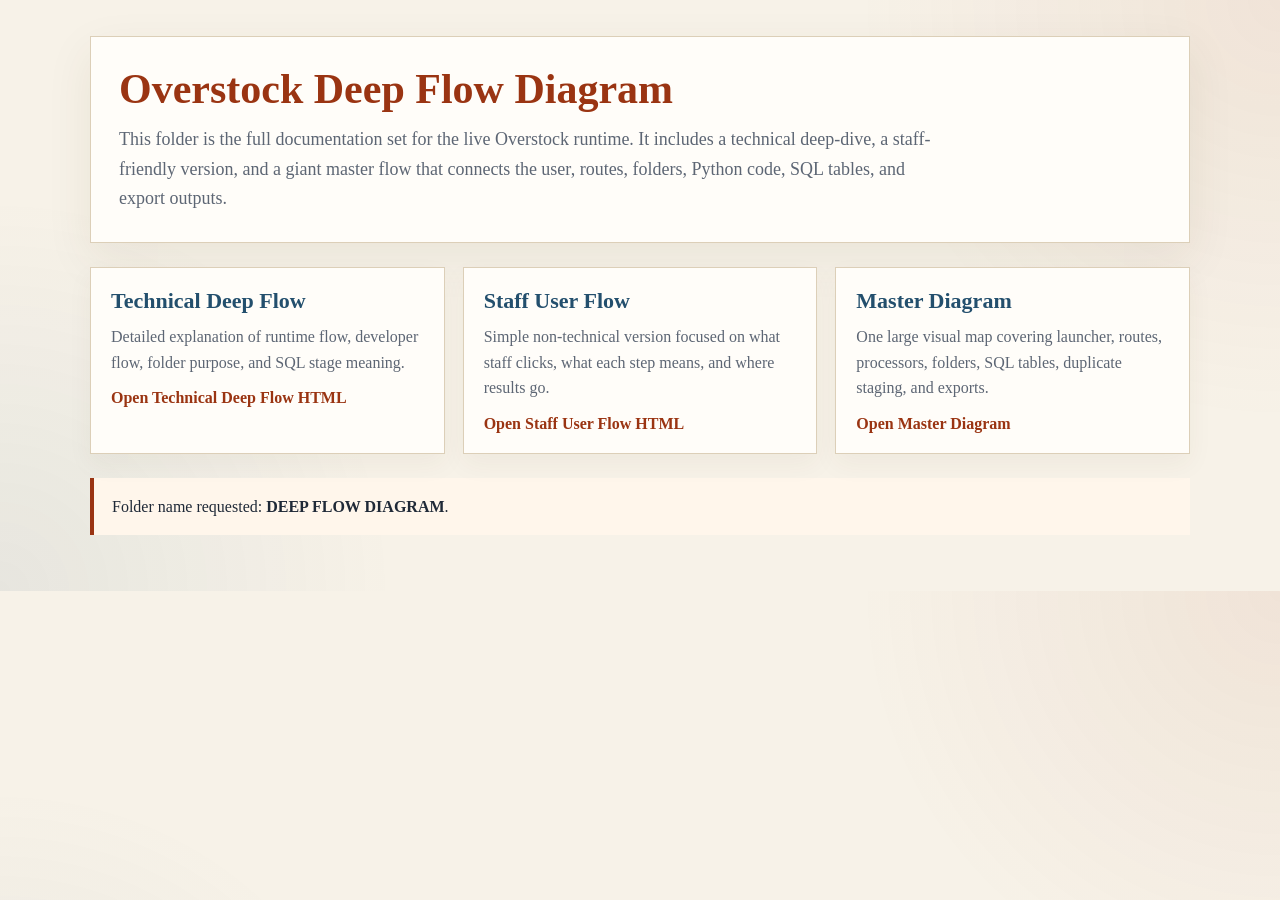
<file: Documention Both/DEEP FLOW DIAGRAM/index.html>
<!DOCTYPE html>
<html lang="en">
<head>
  <meta charset="UTF-8">
  <meta name="viewport" content="width=device-width, initial-scale=1.0">
  <title>Overstock Deep Flow Diagram</title>
  <style>
    :root {
      --bg: #f7f2e8;
      --panel: #fffdf9;
      --ink: #1f2937;
      --muted: #5d6674;
      --line: #dccfb8;
      --accent: #9a3412;
      --accent-2: #234f6d;
    }
    body {
      margin: 0;
      font-family: Georgia, "Times New Roman", serif;
      color: var(--ink);
      background:
        radial-gradient(circle at top right, rgba(154, 52, 18, 0.08), transparent 30%),
        radial-gradient(circle at bottom left, rgba(35, 79, 109, 0.08), transparent 28%),
        var(--bg);
    }
    .wrap {
      max-width: 1100px;
      margin: 0 auto;
      padding: 36px 20px 56px;
    }
    .hero {
      background: var(--panel);
      border: 1px solid var(--line);
      padding: 28px;
      box-shadow: 0 16px 44px rgba(79, 62, 31, 0.08);
    }
    h1 {
      margin: 0 0 12px;
      font-size: 42px;
      color: var(--accent);
    }
    .intro {
      margin: 0;
      font-size: 18px;
      line-height: 1.65;
      color: var(--muted);
      max-width: 820px;
    }
    .grid {
      display: grid;
      grid-template-columns: repeat(auto-fit, minmax(240px, 1fr));
      gap: 18px;
      margin-top: 24px;
    }
    .card {
      background: var(--panel);
      border: 1px solid var(--line);
      padding: 20px;
      box-shadow: 0 10px 24px rgba(79, 62, 31, 0.05);
    }
    .card h2 {
      margin: 0 0 10px;
      font-size: 22px;
      color: var(--accent-2);
    }
    .card p {
      margin: 0 0 14px;
      line-height: 1.6;
      color: var(--muted);
    }
    .card a {
      color: var(--accent);
      text-decoration: none;
      font-weight: 700;
    }
    .note {
      margin-top: 24px;
      padding: 16px 18px;
      background: #fff6eb;
      border-left: 4px solid var(--accent);
      line-height: 1.6;
    }
  </style>
</head>
<body>
  <div class="wrap">
    <section class="hero">
      <h1>Overstock Deep Flow Diagram</h1>
      <p class="intro">This folder is the full documentation set for the live Overstock runtime. It includes a technical deep-dive, a staff-friendly version, and a giant master flow that connects the user, routes, folders, Python code, SQL tables, and export outputs.</p>
    </section>

    <section class="grid">
      <article class="card">
        <h2>Technical Deep Flow</h2>
        <p>Detailed explanation of runtime flow, developer flow, folder purpose, and SQL stage meaning.</p>
        <a href="Overstock_Deep_Flow.html">Open Technical Deep Flow HTML</a>
      </article>

      <article class="card">
        <h2>Staff User Flow</h2>
        <p>Simple non-technical version focused on what staff clicks, what each step means, and where results go.</p>
        <a href="Staff_User_Flow.html">Open Staff User Flow HTML</a>
      </article>

      <article class="card">
        <h2>Master Diagram</h2>
        <p>One large visual map covering launcher, routes, processors, folders, SQL tables, duplicate staging, and exports.</p>
        <a href="master_flow.html">Open Master Diagram</a>
      </article>
    </section>

    <div class="note">
      Folder name requested: <strong>DEEP FLOW DIAGRAM</strong>.
    </div>
  </div>
</body>
</html>
</file>
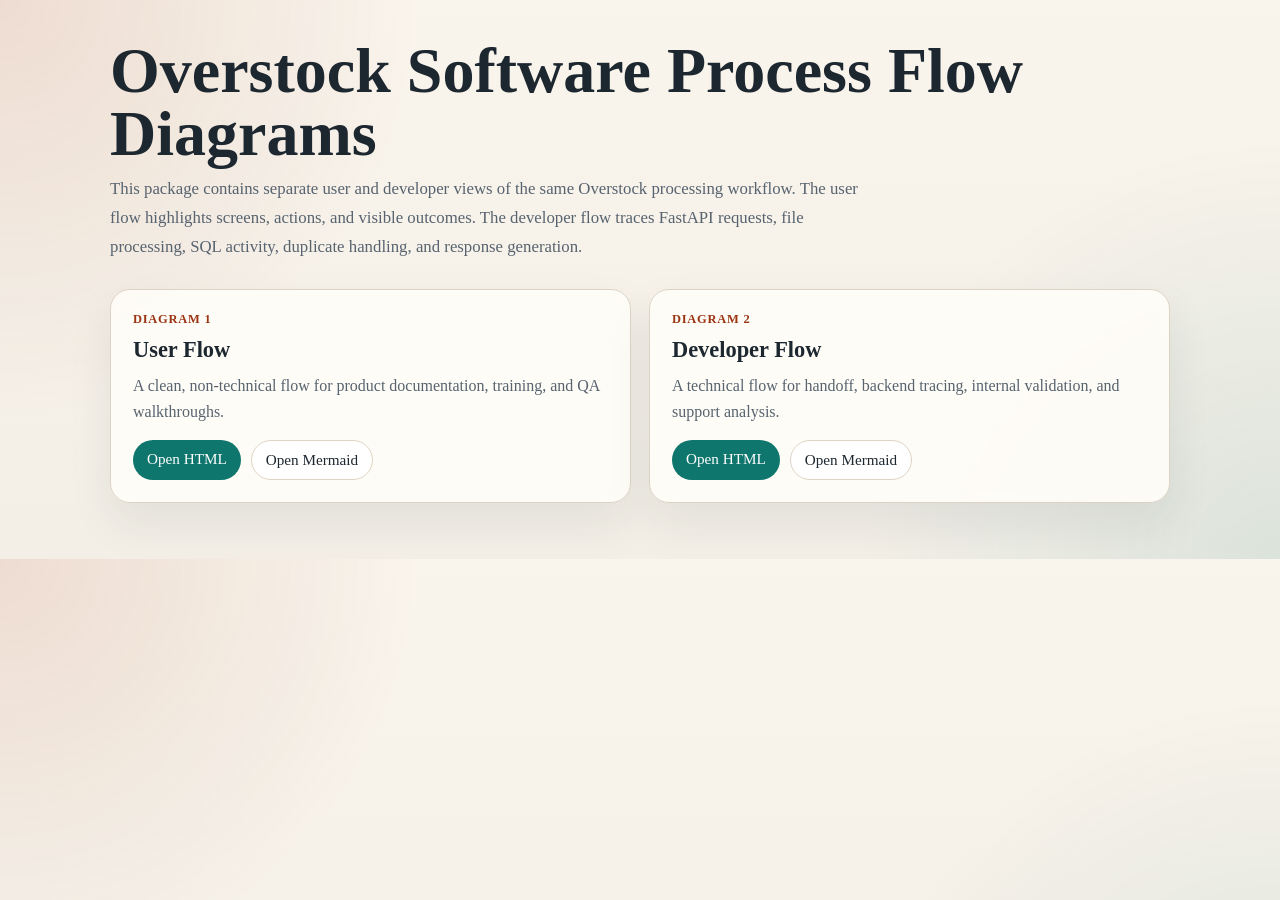
<file: Documention Both/SOFTWARE   PROCESS  FLOW  DIAGRAM/index.html>
<!DOCTYPE html>
<html lang="en">
<head>
  <meta charset="utf-8">
  <meta name="viewport" content="width=device-width, initial-scale=1">
  <title>Overstock Software Process Flow Diagrams</title>
  <style>
    :root {
      --bg: #f3efe7;
      --card: rgba(255, 253, 248, 0.9);
      --ink: #1d2730;
      --muted: #57636f;
      --accent: #9a3412;
      --accent-2: #0f766e;
      --line: #ddd3c4;
    }

    * {
      box-sizing: border-box;
    }

    body {
      margin: 0;
      font-family: Georgia, "Times New Roman", serif;
      color: var(--ink);
      background:
        radial-gradient(circle at top left, rgba(154, 52, 18, 0.12), transparent 30%),
        radial-gradient(circle at bottom right, rgba(15, 118, 110, 0.1), transparent 30%),
        linear-gradient(180deg, #f9f4ec 0%, var(--bg) 100%);
    }

    main {
      max-width: 1100px;
      margin: 0 auto;
      padding: 40px 20px 56px;
    }

    h1 {
      margin: 0 0 10px;
      font-size: clamp(2.2rem, 5vw, 4rem);
      line-height: 0.98;
    }

    .intro {
      max-width: 760px;
      color: var(--muted);
      line-height: 1.7;
      font-size: 1.05rem;
      margin-bottom: 28px;
    }

    .grid {
      display: grid;
      grid-template-columns: repeat(auto-fit, minmax(260px, 1fr));
      gap: 18px;
    }

    .card {
      background: var(--card);
      border: 1px solid var(--line);
      border-radius: 20px;
      padding: 22px;
      box-shadow: 0 20px 45px rgba(29, 39, 48, 0.08);
      backdrop-filter: blur(6px);
    }

    .eyebrow {
      color: var(--accent);
      text-transform: uppercase;
      letter-spacing: 0.06em;
      font-size: 0.78rem;
      font-weight: 700;
      margin-bottom: 10px;
    }

    h2 {
      margin: 0 0 10px;
      font-size: 1.4rem;
    }

    p {
      margin: 0 0 16px;
      color: var(--muted);
      line-height: 1.6;
    }

    .links {
      display: flex;
      flex-wrap: wrap;
      gap: 10px;
    }

    a {
      text-decoration: none;
      color: white;
      background: var(--accent-2);
      padding: 10px 14px;
      border-radius: 999px;
      font-size: 0.95rem;
    }

    a.secondary {
      background: #ffffff;
      color: var(--ink);
      border: 1px solid var(--line);
    }
  </style>
</head>
<body>
  <main>
    <h1>Overstock Software Process Flow Diagrams</h1>
    <p class="intro">This package contains separate user and developer views of the same Overstock processing workflow. The user flow highlights screens, actions, and visible outcomes. The developer flow traces FastAPI requests, file processing, SQL activity, duplicate handling, and response generation.</p>

    <section class="grid">
      <article class="card">
        <div class="eyebrow">Diagram 1</div>
        <h2>User Flow</h2>
        <p>A clean, non-technical flow for product documentation, training, and QA walkthroughs.</p>
        <div class="links">
          <a href="./user_flow.html">Open HTML</a>
          <a class="secondary" href="./user_flow.mmd">Open Mermaid</a>
        </div>
      </article>

      <article class="card">
        <div class="eyebrow">Diagram 2</div>
        <h2>Developer Flow</h2>
        <p>A technical flow for handoff, backend tracing, internal validation, and support analysis.</p>
        <div class="links">
          <a href="./developer_flow.html">Open HTML</a>
          <a class="secondary" href="./developer_flow.mmd">Open Mermaid</a>
        </div>
      </article>
    </section>
  </main>
</body>
</html>
</file>
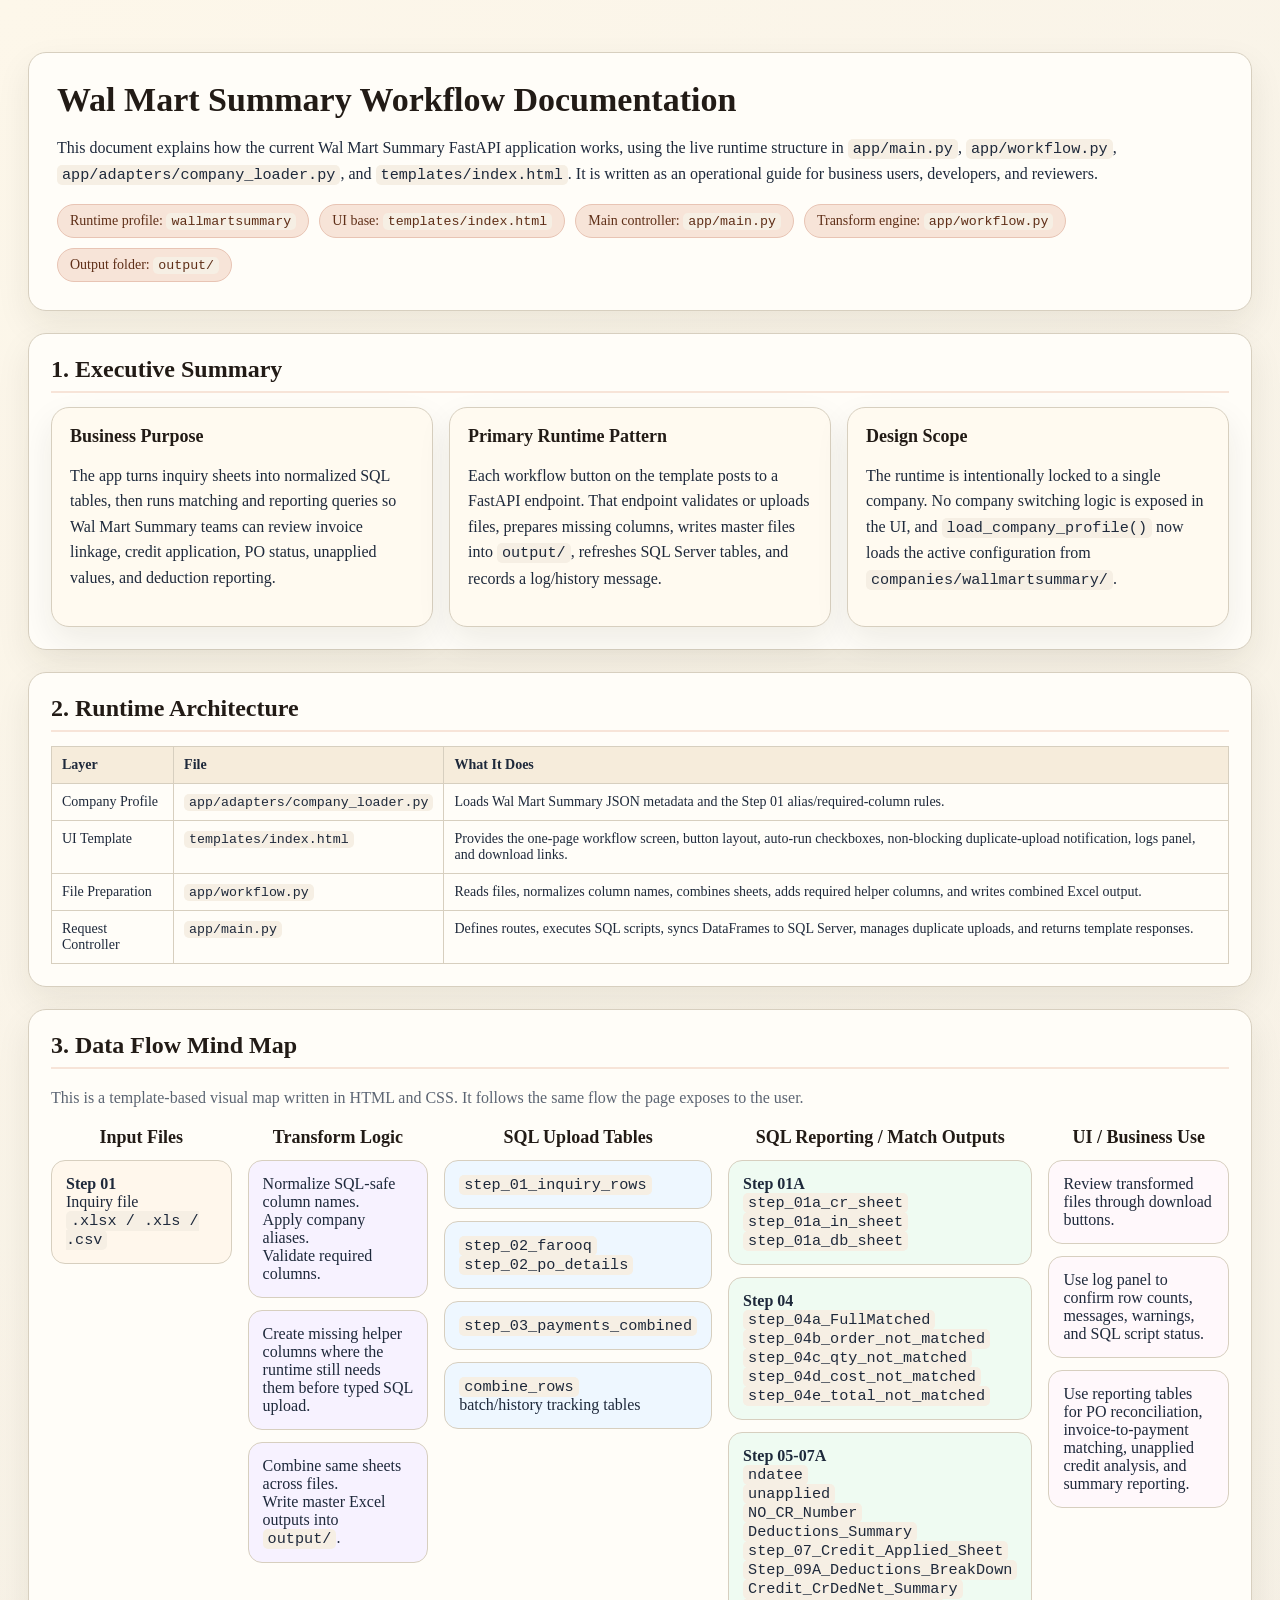
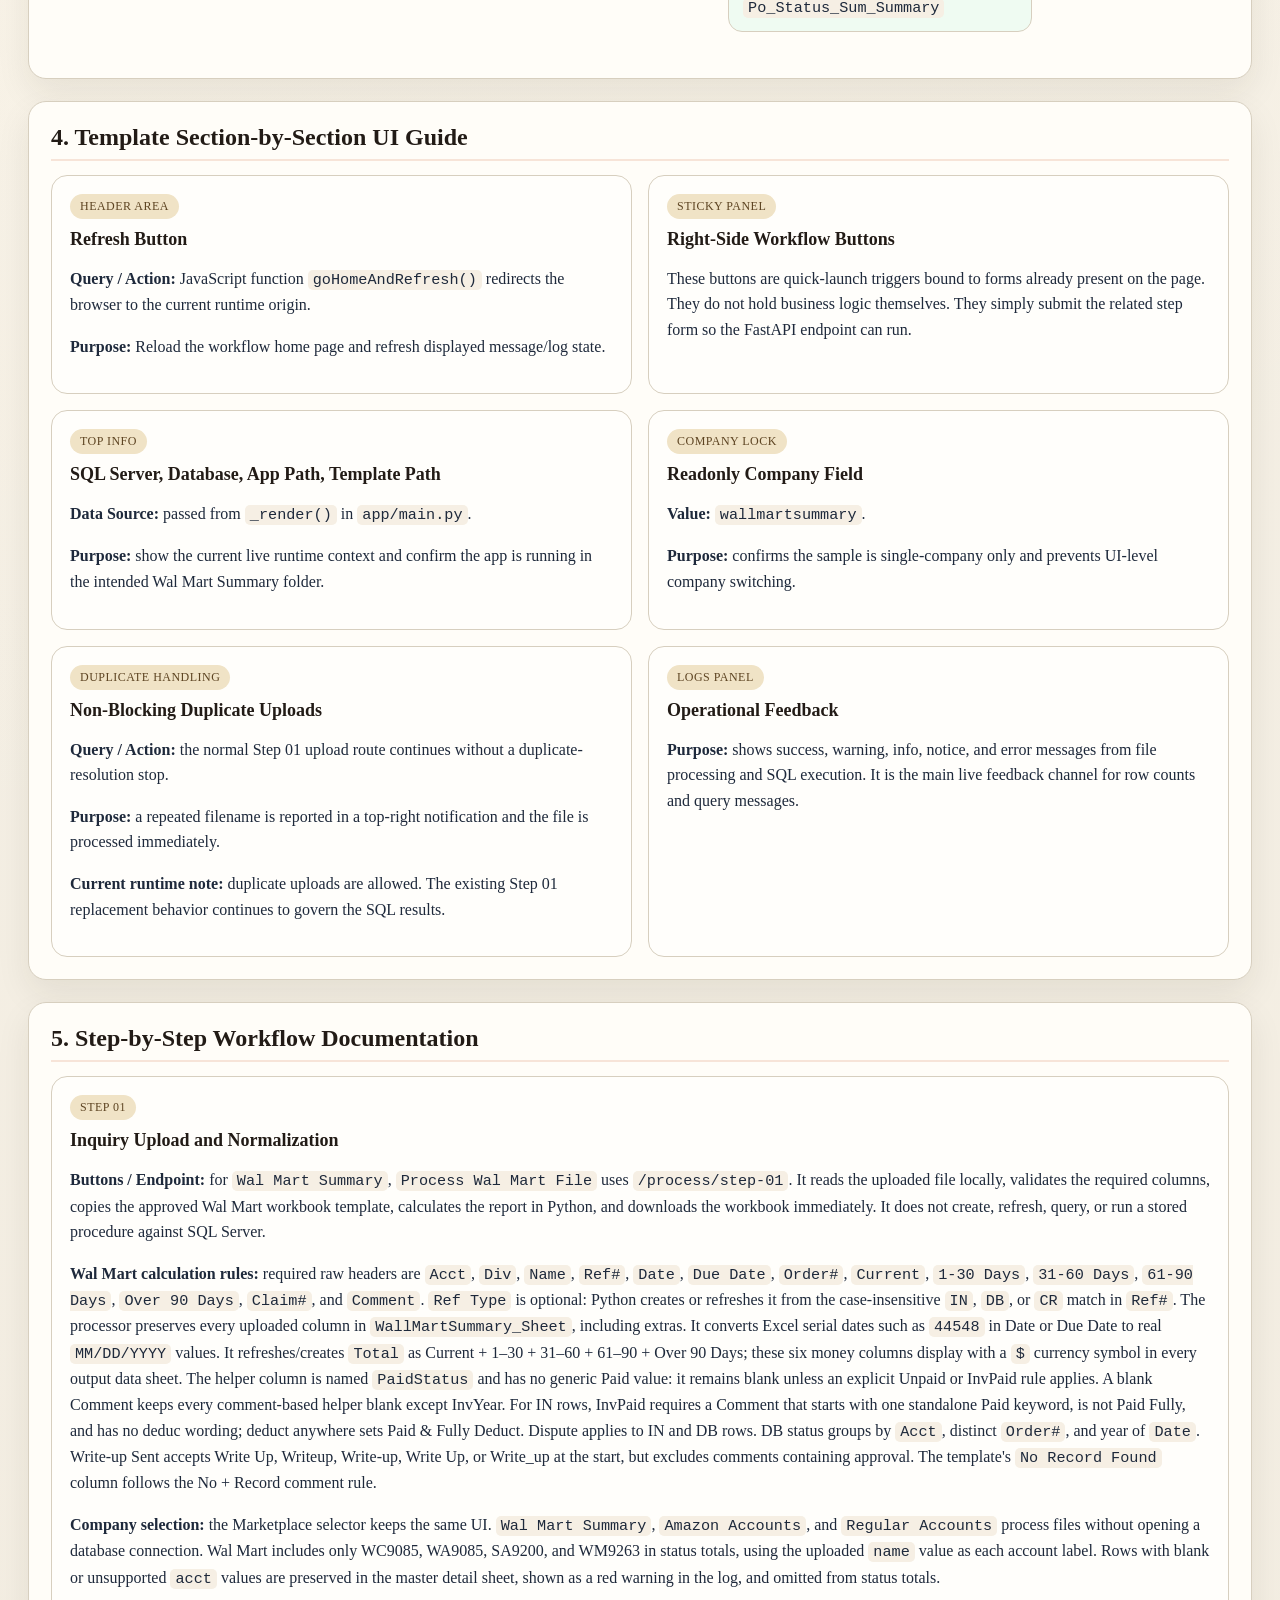
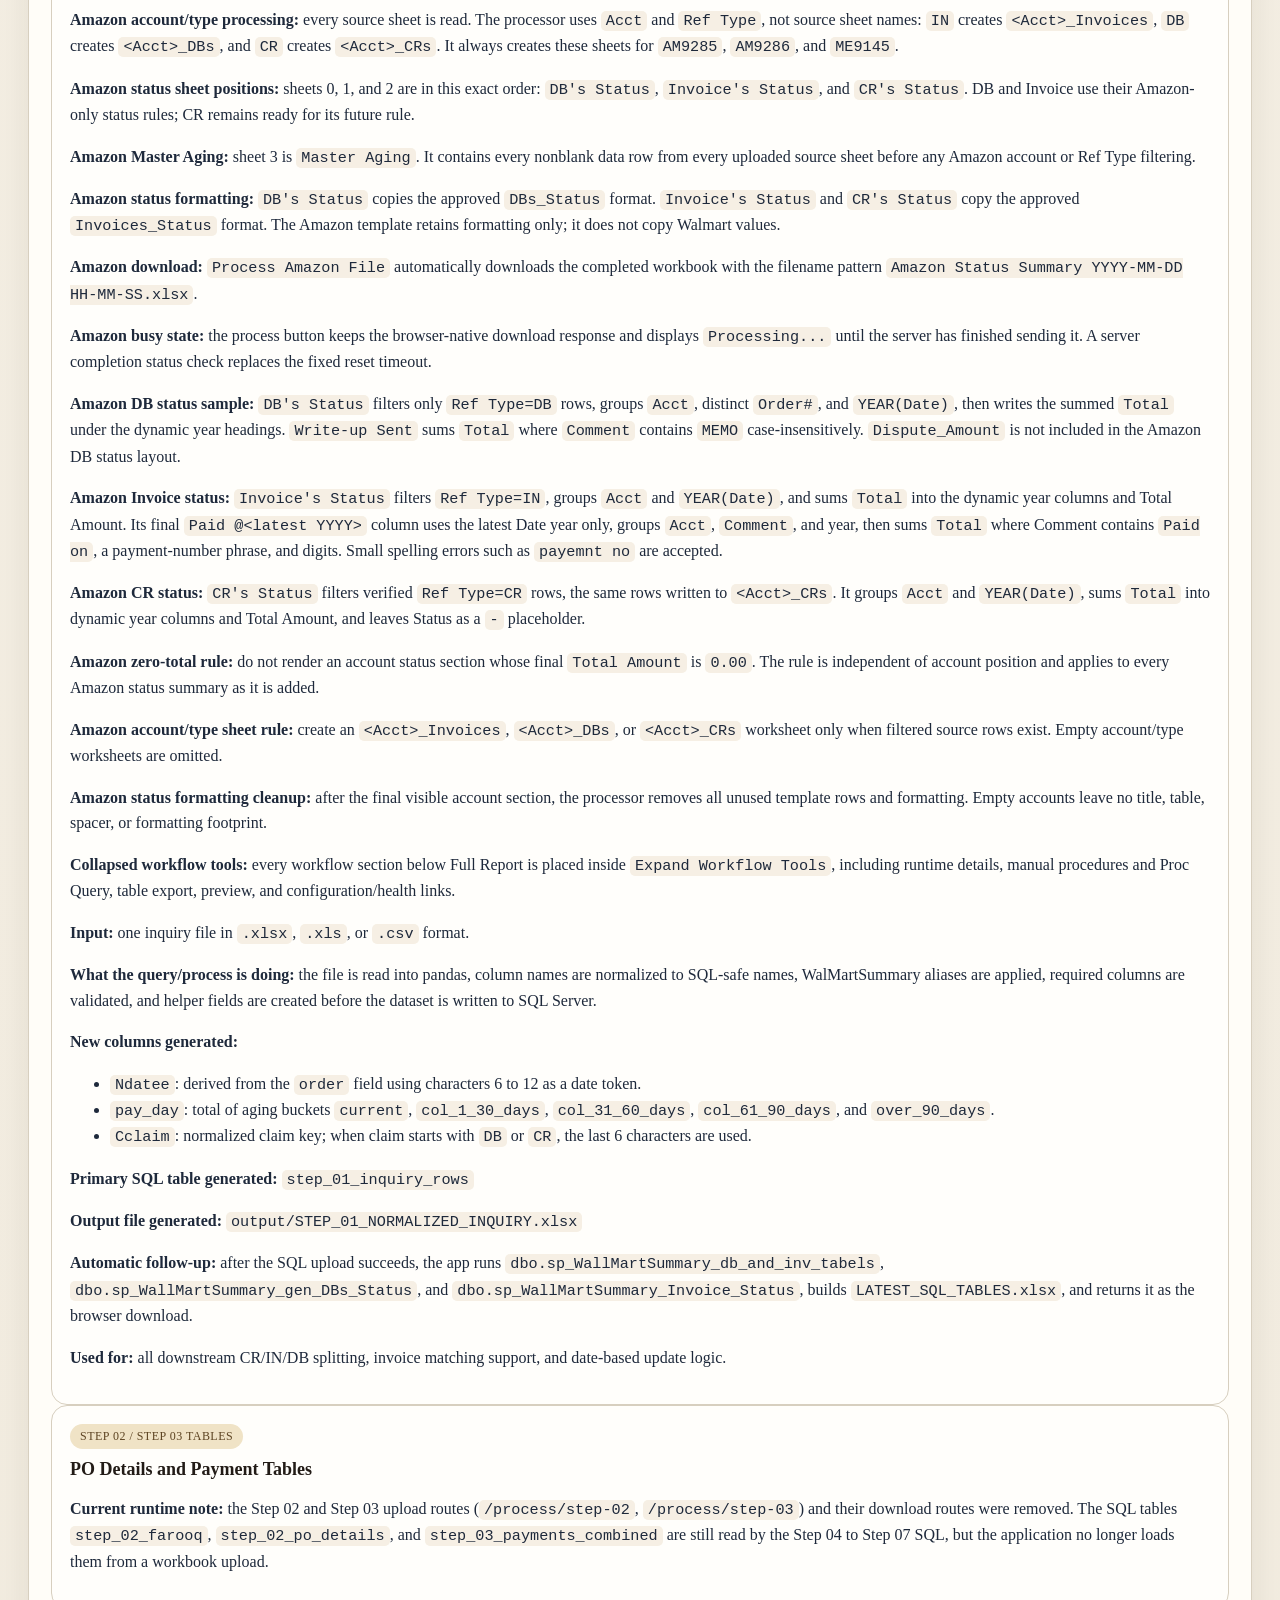
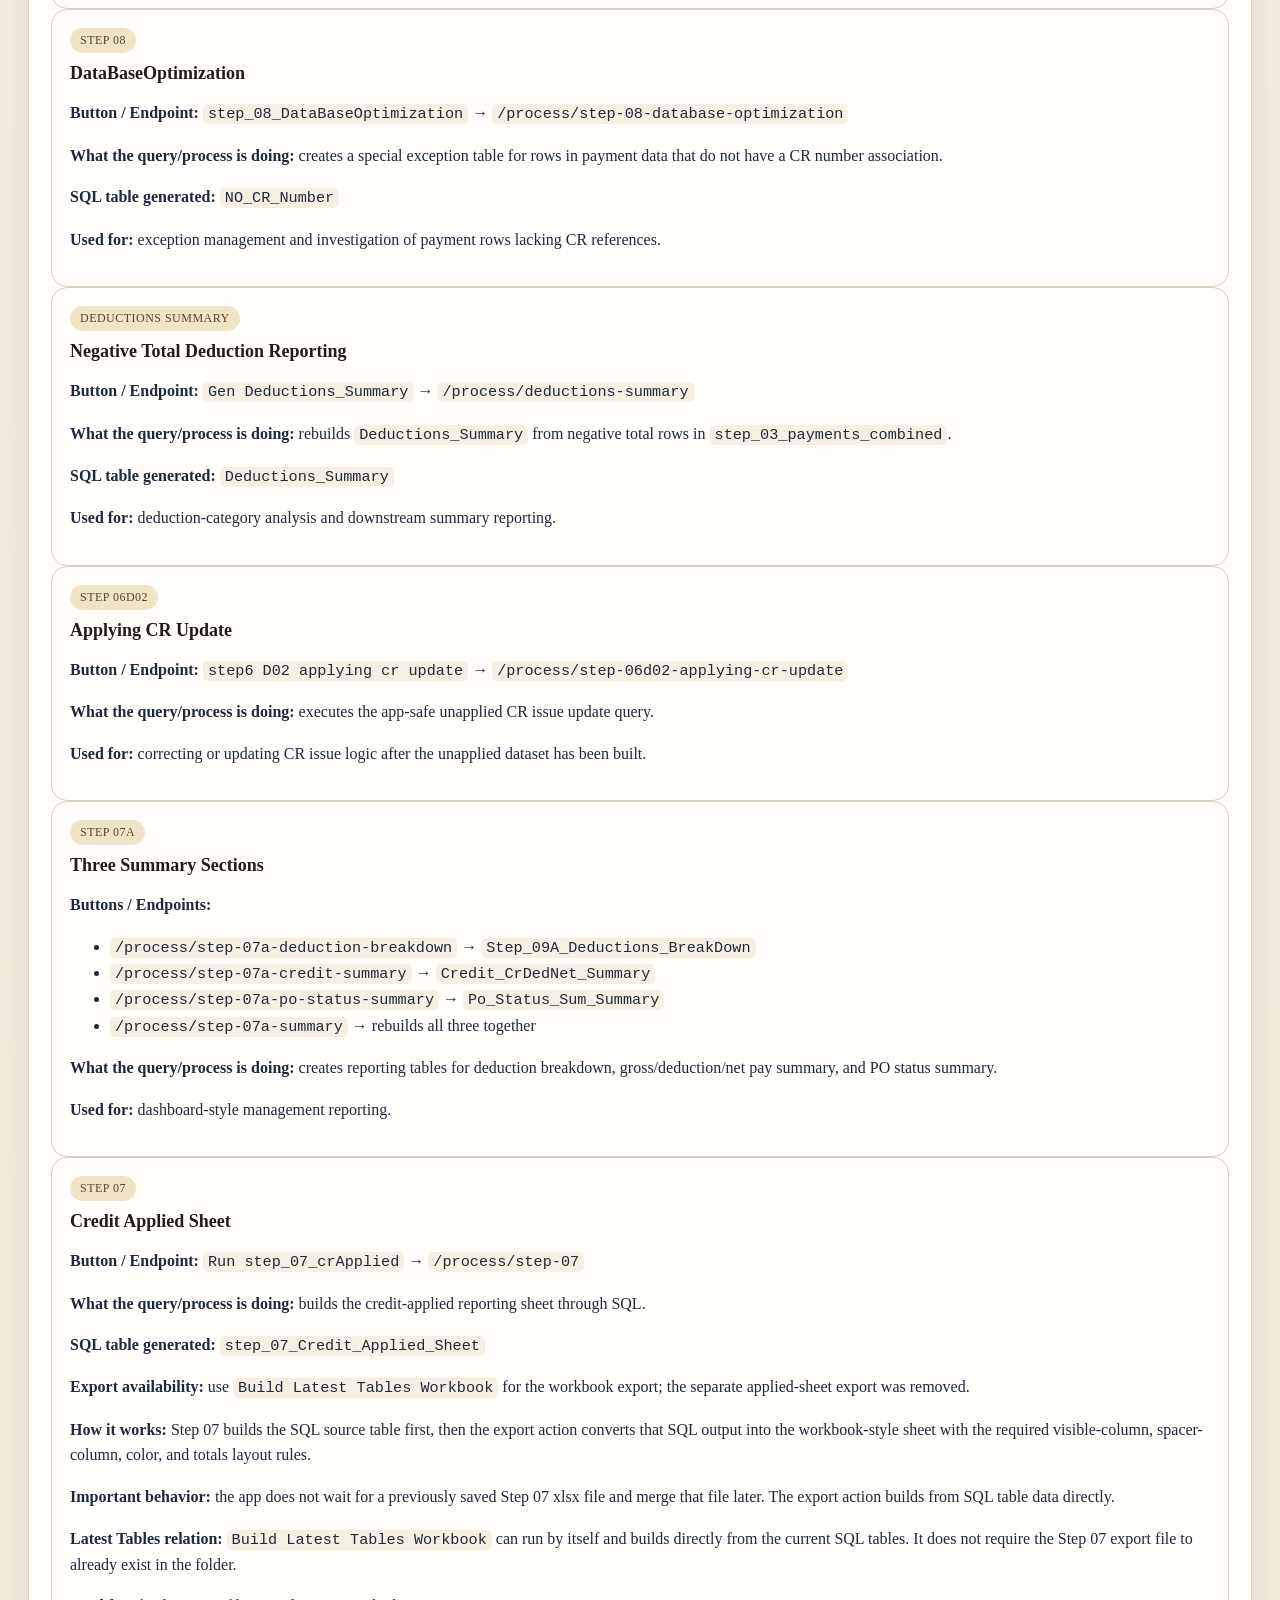
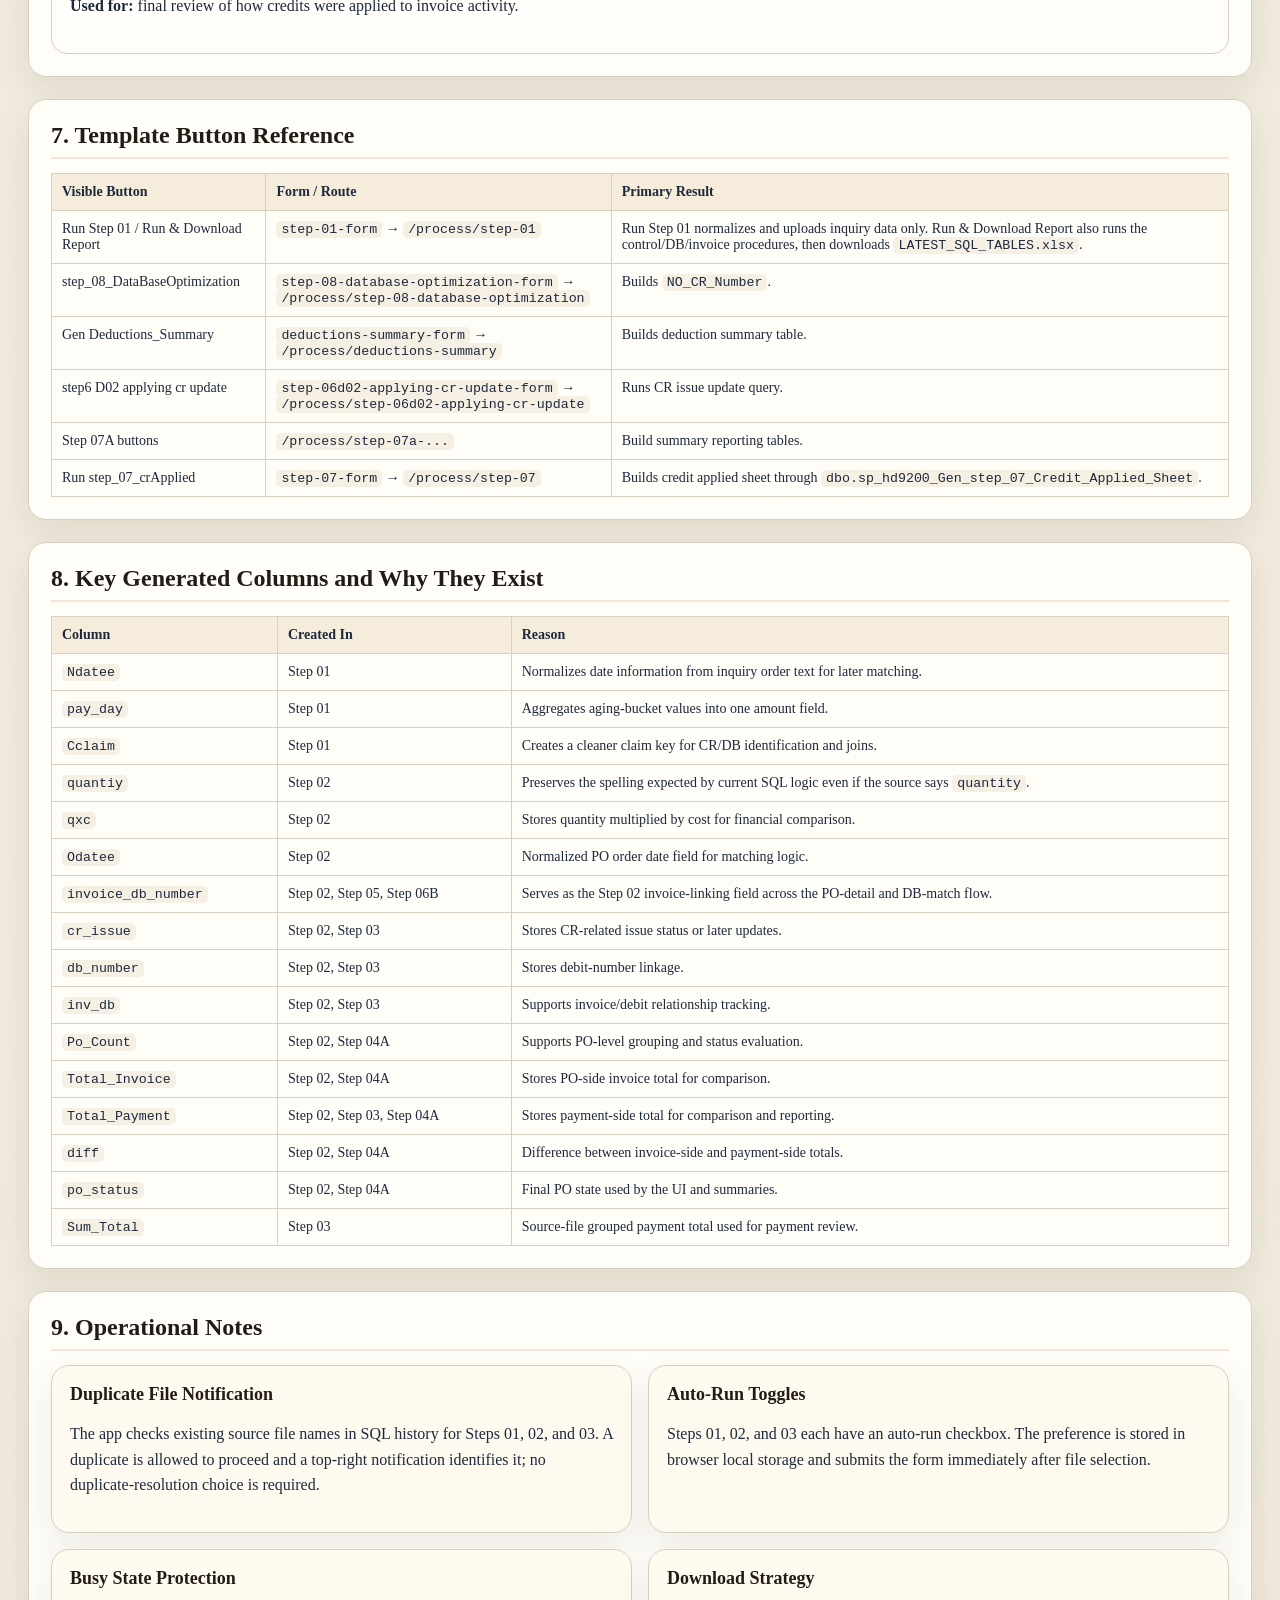
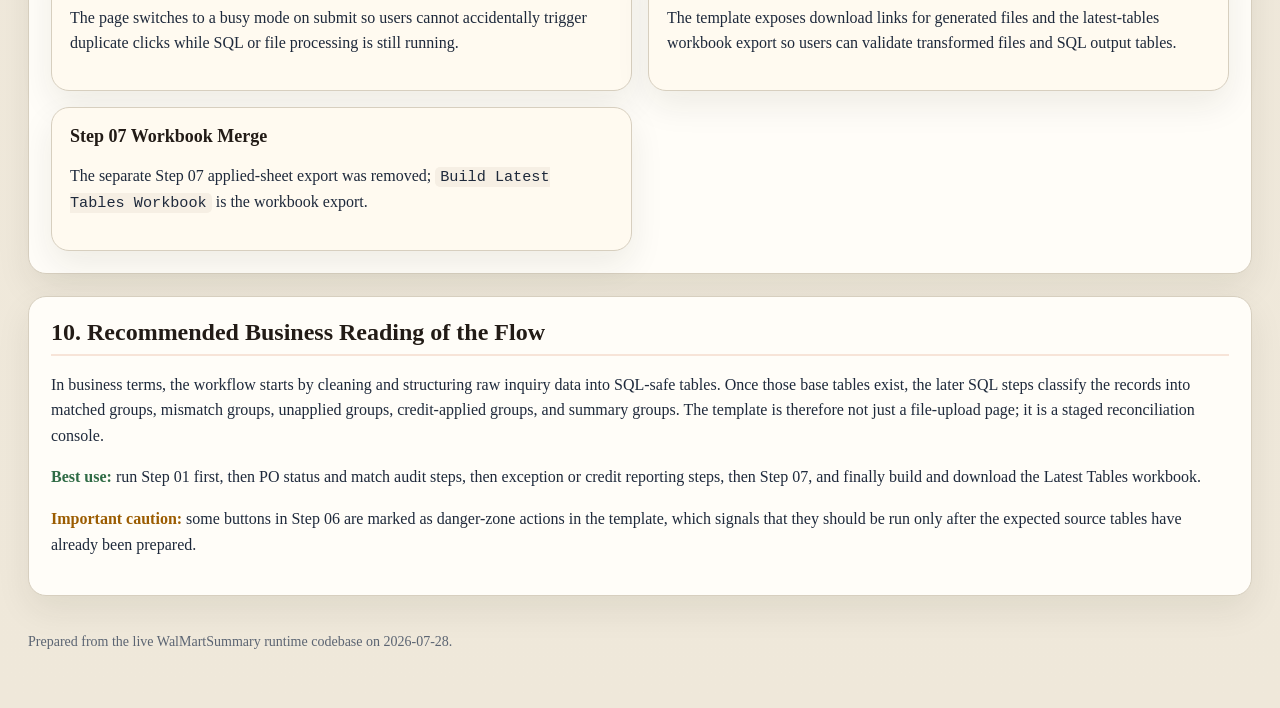
<file: output/wallmartsummary_workflow_documentation.html>
<!DOCTYPE html>
<html lang="en">
<head>
    <meta charset="UTF-8">
    <meta name="viewport" content="width=device-width, initial-scale=1.0">
    <title>Wal Mart Summary Workflow Documentation</title>
    <style>
        :root {
            --bg: #f3efe6;
            --paper: #fffdf8;
            --ink: #1e293b;
            --muted: #5b6472;
            --line: #d7cfbf;
            --accent: #8c4b2f;
            --accent-soft: #f7e4d8;
            --good: #2f6b45;
            --warn: #9b5c00;
            --card: #fffaf0;
            --shadow: 0 14px 34px rgba(43, 33, 16, 0.08);
        }

        * {
            box-sizing: border-box;
        }

        body {
            margin: 0;
            font-family: Georgia, "Times New Roman", serif;
            background:
                radial-gradient(circle at top left, #fdf7ea 0, transparent 28%),
                linear-gradient(180deg, #f6f1e7 0%, #efe8da 100%);
            color: var(--ink);
        }

        .page {
            max-width: 1280px;
            margin: 24px auto;
            padding: 28px;
        }

        .hero,
        .section,
        .note-card {
            background: var(--paper);
            border: 1px solid var(--line);
            box-shadow: var(--shadow);
            border-radius: 18px;
        }

        .hero {
            padding: 28px;
            margin-bottom: 22px;
        }

        h1, h2, h3 {
            margin-top: 0;
            color: #221b16;
        }

        h1 {
            font-size: 34px;
            margin-bottom: 10px;
        }

        h2 {
            font-size: 24px;
            margin-bottom: 14px;
            border-bottom: 2px solid var(--accent-soft);
            padding-bottom: 8px;
        }

        h3 {
            font-size: 18px;
            margin-bottom: 10px;
        }

        p, li {
            line-height: 1.6;
            color: var(--ink);
        }

        .muted {
            color: var(--muted);
        }

        .badge-row {
            display: flex;
            flex-wrap: wrap;
            gap: 10px;
            margin-top: 14px;
        }

        .badge {
            padding: 8px 12px;
            border-radius: 999px;
            background: var(--accent-soft);
            border: 1px solid #e8c4b4;
            color: #5f2f18;
            font-size: 14px;
        }

        .section {
            padding: 22px;
            margin-bottom: 22px;
        }

        .grid-2,
        .grid-3 {
            display: grid;
            gap: 16px;
        }

        .grid-2 {
            grid-template-columns: repeat(2, minmax(0, 1fr));
        }

        .grid-3 {
            grid-template-columns: repeat(3, minmax(0, 1fr));
        }

        .note-card {
            padding: 18px;
            background: var(--card);
        }

        .step-card {
            border: 1px solid var(--line);
            border-radius: 16px;
            padding: 18px;
            background: #fffefb;
        }

        .step-tag {
            display: inline-block;
            margin-bottom: 10px;
            padding: 5px 10px;
            border-radius: 999px;
            background: #f0e3c6;
            color: #5d4422;
            font-size: 12px;
            letter-spacing: 0.04em;
            text-transform: uppercase;
        }

        table {
            width: 100%;
            border-collapse: collapse;
            margin-top: 10px;
            font-size: 14px;
        }

        th, td {
            border: 1px solid var(--line);
            padding: 10px;
            text-align: left;
            vertical-align: top;
        }

        th {
            background: #f6ecdb;
        }

        code {
            font-family: Consolas, "Courier New", monospace;
            font-size: 0.95em;
            background: #f6efe4;
            padding: 1px 5px;
            border-radius: 5px;
        }

        .mindmap {
            overflow-x: auto;
            padding-bottom: 12px;
        }

        .map-lane {
            min-width: 1080px;
            display: grid;
            grid-template-columns: repeat(5, 1fr);
            gap: 16px;
            align-items: start;
        }

        .map-col h3 {
            text-align: center;
            margin-bottom: 12px;
        }

        .map-box {
            position: relative;
            margin-bottom: 12px;
            padding: 14px;
            border-radius: 14px;
            border: 1px solid var(--line);
            background: #fff;
        }

        .map-box.source { background: #fff7ec; }
        .map-box.transform { background: #f7f2ff; }
        .map-box.table { background: #eef7ff; }
        .map-box.output { background: #effbf2; }
        .map-box.ui { background: #fff8fb; }

        .arrow {
            text-align: center;
            font-size: 24px;
            color: var(--accent);
            margin: 2px 0 10px;
        }

        .status-good { color: var(--good); font-weight: 700; }
        .status-warn { color: var(--warn); font-weight: 700; }

        .footer {
            padding: 16px 0 6px;
            color: var(--muted);
            font-size: 14px;
        }

        @media (max-width: 960px) {
            .grid-2,
            .grid-3 {
                grid-template-columns: 1fr;
            }
        }
    </style>
</head>
<body>
    <main class="page">
        <section class="hero">
            <h1>Wal Mart Summary Workflow Documentation</h1>
            <p>This document explains how the current Wal Mart Summary FastAPI application works, using the live runtime structure in <code>app/main.py</code>, <code>app/workflow.py</code>, <code>app/adapters/company_loader.py</code>, and <code>templates/index.html</code>. It is written as an operational guide for business users, developers, and reviewers.</p>
            <div class="badge-row">
                <span class="badge">Runtime profile: <code>wallmartsummary</code></span>
                <span class="badge">UI base: <code>templates/index.html</code></span>
                <span class="badge">Main controller: <code>app/main.py</code></span>
                <span class="badge">Transform engine: <code>app/workflow.py</code></span>
                <span class="badge">Output folder: <code>output/</code></span>
            </div>
        </section>

        <section class="section">
            <h2>1. Executive Summary</h2>
            <div class="grid-3">
                <div class="note-card">
                    <h3>Business Purpose</h3>
                    <p>The app turns inquiry sheets into normalized SQL tables, then runs matching and reporting queries so Wal Mart Summary teams can review invoice linkage, credit application, PO status, unapplied values, and deduction reporting.</p>
                </div>
                <div class="note-card">
                    <h3>Primary Runtime Pattern</h3>
                    <p>Each workflow button on the template posts to a FastAPI endpoint. That endpoint validates or uploads files, prepares missing columns, writes master files into <code>output/</code>, refreshes SQL Server tables, and records a log/history message.</p>
                </div>
                <div class="note-card">
                    <h3>Design Scope</h3>
                    <p>The runtime is intentionally locked to a single company. No company switching logic is exposed in the UI, and <code>load_company_profile()</code> now loads the active configuration from <code>companies/wallmartsummary/</code>.</p>
                </div>
            </div>
        </section>

        <section class="section">
            <h2>2. Runtime Architecture</h2>
            <table>
                <thead>
                    <tr>
                        <th>Layer</th>
                        <th>File</th>
                        <th>What It Does</th>
                    </tr>
                </thead>
                <tbody>
                    <tr>
                        <td>Company Profile</td>
                        <td><code>app/adapters/company_loader.py</code></td>
                        <td>Loads Wal Mart Summary JSON metadata and the Step 01 alias/required-column rules.</td>
                    </tr>
                    <tr>
                        <td>UI Template</td>
                        <td><code>templates/index.html</code></td>
                        <td>Provides the one-page workflow screen, button layout, auto-run checkboxes, non-blocking duplicate-upload notification, logs panel, and download links.</td>
                    </tr>
                    <tr>
                        <td>File Preparation</td>
                        <td><code>app/workflow.py</code></td>
                        <td>Reads files, normalizes column names, combines sheets, adds required helper columns, and writes combined Excel output.</td>
                    </tr>
                    <tr>
                        <td>Request Controller</td>
                        <td><code>app/main.py</code></td>
                        <td>Defines routes, executes SQL scripts, syncs DataFrames to SQL Server, manages duplicate uploads, and returns template responses.</td>
                    </tr>
                </tbody>
            </table>
        </section>

        <section class="section">
            <h2>3. Data Flow Mind Map</h2>
            <p class="muted">This is a template-based visual map written in HTML and CSS. It follows the same flow the page exposes to the user.</p>
            <div class="mindmap">
                <div class="map-lane">
                    <div class="map-col">
                        <h3>Input Files</h3>
                        <div class="map-box source"><strong>Step 01</strong><br>Inquiry file<br><code>.xlsx / .xls / .csv</code></div>
                    </div>
                    <div class="map-col">
                        <h3>Transform Logic</h3>
                        <div class="map-box transform">Normalize SQL-safe column names.<br>Apply company aliases.<br>Validate required columns.</div>
                        <div class="map-box transform">Create missing helper columns where the runtime still needs them before typed SQL upload.</div>
                        <div class="map-box transform">Combine same sheets across files.<br>Write master Excel outputs into <code>output/</code>.</div>
                    </div>
                    <div class="map-col">
                        <h3>SQL Upload Tables</h3>
                        <div class="map-box table"><code>step_01_inquiry_rows</code></div>
                        <div class="map-box table"><code>step_02_farooq</code><br><code>step_02_po_details</code></div>
                        <div class="map-box table"><code>step_03_payments_combined</code></div>
                        <div class="map-box table"><code>combine_rows</code><br>batch/history tracking tables</div>
                    </div>
                    <div class="map-col">
                        <h3>SQL Reporting / Match Outputs</h3>
                        <div class="map-box output"><strong>Step 01A</strong><br><code>step_01a_cr_sheet</code><br><code>step_01a_in_sheet</code><br><code>step_01a_db_sheet</code></div>
                        <div class="map-box output"><strong>Step 04</strong><br><code>step_04a_FullMatched</code><br><code>step_04b_order_not_matched</code><br><code>step_04c_qty_not_matched</code><br><code>step_04d_cost_not_matched</code><br><code>step_04e_total_not_matched</code></div>
                        <div class="map-box output"><strong>Step 05-07A</strong><br><code>ndatee</code><br><code>unapplied</code><br><code>NO_CR_Number</code><br><code>Deductions_Summary</code><br><code>step_07_Credit_Applied_Sheet</code><br><code>Step_09A_Deductions_BreakDown</code><br><code>Credit_CrDedNet_Summary</code><br><code>Po_Status_Sum_Summary</code></div>
                    </div>
                    <div class="map-col">
                        <h3>UI / Business Use</h3>
                        <div class="map-box ui">Review transformed files through download buttons.</div>
                        <div class="map-box ui">Use log panel to confirm row counts, messages, warnings, and SQL script status.</div>
                        <div class="map-box ui">Use reporting tables for PO reconciliation, invoice-to-payment matching, unapplied credit analysis, and summary reporting.</div>
                    </div>
                </div>
            </div>
        </section>

        <section class="section">
            <h2>4. Template Section-by-Section UI Guide</h2>
            <div class="grid-2">
                <div class="step-card">
                    <span class="step-tag">Header Area</span>
                    <h3>Refresh Button</h3>
                    <p><strong>Query / Action:</strong> JavaScript function <code>goHomeAndRefresh()</code> redirects the browser to the current runtime origin.</p>
                    <p><strong>Purpose:</strong> Reload the workflow home page and refresh displayed message/log state.</p>
                </div>
                <div class="step-card">
                    <span class="step-tag">Sticky Panel</span>
                    <h3>Right-Side Workflow Buttons</h3>
                    <p>These buttons are quick-launch triggers bound to forms already present on the page. They do not hold business logic themselves. They simply submit the related step form so the FastAPI endpoint can run.</p>
                </div>
                <div class="step-card">
                    <span class="step-tag">Top Info</span>
                    <h3>SQL Server, Database, App Path, Template Path</h3>
                    <p><strong>Data Source:</strong> passed from <code>_render()</code> in <code>app/main.py</code>.</p>
                    <p><strong>Purpose:</strong> show the current live runtime context and confirm the app is running in the intended Wal Mart Summary folder.</p>
                </div>
                <div class="step-card">
                    <span class="step-tag">Company Lock</span>
                    <h3>Readonly Company Field</h3>
                    <p><strong>Value:</strong> <code>wallmartsummary</code>.</p>
                    <p><strong>Purpose:</strong> confirms the sample is single-company only and prevents UI-level company switching.</p>
                </div>
                <div class="step-card">
                    <span class="step-tag">Duplicate Handling</span>
                    <h3>Non-Blocking Duplicate Uploads</h3>
                    <p><strong>Query / Action:</strong> the normal Step 01 upload route continues without a duplicate-resolution stop.</p>
                    <p><strong>Purpose:</strong> a repeated filename is reported in a top-right notification and the file is processed immediately.</p>
                    <p><strong>Current runtime note:</strong> duplicate uploads are allowed. The existing Step 01 replacement behavior continues to govern the SQL results.</p>
                </div>
                <div class="step-card">
                    <span class="step-tag">Logs Panel</span>
                    <h3>Operational Feedback</h3>
                    <p><strong>Purpose:</strong> shows success, warning, info, notice, and error messages from file processing and SQL execution. It is the main live feedback channel for row counts and query messages.</p>
                </div>
            </div>
        </section>

        <section class="section">
            <h2>5. Step-by-Step Workflow Documentation</h2>

            <div class="step-card">
                <span class="step-tag">Step 01</span>
                <h3>Inquiry Upload and Normalization</h3>
                <p><strong>Buttons / Endpoint:</strong> for <code>Wal Mart Summary</code>, <code>Process Wal Mart File</code> uses <code>/process/step-01</code>. It reads the uploaded file locally, validates the required columns, copies the approved Wal Mart workbook template, calculates the report in Python, and downloads the workbook immediately. It does not create, refresh, query, or run a stored procedure against SQL Server.</p>
                <p><strong>Wal Mart calculation rules:</strong> required raw headers are <code>Acct</code>, <code>Div</code>, <code>Name</code>, <code>Ref#</code>, <code>Date</code>, <code>Due Date</code>, <code>Order#</code>, <code>Current</code>, <code>1-30 Days</code>, <code>31-60 Days</code>, <code>61-90 Days</code>, <code>Over 90 Days</code>, <code>Claim#</code>, and <code>Comment</code>. <code>Ref Type</code> is optional: Python creates or refreshes it from the case-insensitive <code>IN</code>, <code>DB</code>, or <code>CR</code> match in <code>Ref#</code>. The processor preserves every uploaded column in <code>WallMartSummary_Sheet</code>, including extras. It converts Excel serial dates such as <code>44548</code> in Date or Due Date to real <code>MM/DD/YYYY</code> values. It refreshes/creates <code>Total</code> as Current + 1–30 + 31–60 + 61–90 + Over 90 Days; these six money columns display with a <code>$</code> currency symbol in every output data sheet. The helper column is named <code>PaidStatus</code> and has no generic Paid value: it remains blank unless an explicit Unpaid or InvPaid rule applies. A blank Comment keeps every comment-based helper blank except InvYear. For IN rows, InvPaid requires a Comment that starts with one standalone Paid keyword, is not Paid Fully, and has no deduc wording; deduct anywhere sets Paid &amp; Fully Deduct. Dispute applies to IN and DB rows. DB status groups by <code>Acct</code>, distinct <code>Order#</code>, and year of <code>Date</code>. Write-up Sent accepts Write Up, Writeup, Write-up, Write  Up, or Write_up at the start, but excludes comments containing approval. The template's <code>No Record Found</code> column follows the No + Record comment rule.</p>
                <p><strong>Company selection:</strong> the Marketplace selector keeps the same UI. <code>Wal Mart Summary</code>, <code>Amazon Accounts</code>, and <code>Regular Accounts</code> process files without opening a database connection. Wal Mart includes only WC9085, WA9085, SA9200, and WM9263 in status totals, using the uploaded <code>name</code> value as each account label. Rows with blank or unsupported <code>acct</code> values are preserved in the master detail sheet, shown as a red warning in the log, and omitted from status totals.</p>
                <p><strong>Amazon account/type processing:</strong> every source sheet is read. The processor uses <code>Acct</code> and <code>Ref Type</code>, not source sheet names: <code>IN</code> creates <code>&lt;Acct&gt;_Invoices</code>, <code>DB</code> creates <code>&lt;Acct&gt;_DBs</code>, and <code>CR</code> creates <code>&lt;Acct&gt;_CRs</code>. It always creates these sheets for <code>AM9285</code>, <code>AM9286</code>, and <code>ME9145</code>.</p>
                <p><strong>Amazon status sheet positions:</strong> sheets 0, 1, and 2 are in this exact order: <code>DB's Status</code>, <code>Invoice's Status</code>, and <code>CR's Status</code>. DB and Invoice use their Amazon-only status rules; CR remains ready for its future rule.</p>
                <p><strong>Amazon Master Aging:</strong> sheet 3 is <code>Master Aging</code>. It contains every nonblank data row from every uploaded source sheet before any Amazon account or Ref Type filtering.</p>
                <p><strong>Amazon status formatting:</strong> <code>DB's Status</code> copies the approved <code>DBs_Status</code> format. <code>Invoice's Status</code> and <code>CR's Status</code> copy the approved <code>Invoices_Status</code> format. The Amazon template retains formatting only; it does not copy Walmart values.</p>
                <p><strong>Amazon download:</strong> <code>Process Amazon File</code> automatically downloads the completed workbook with the filename pattern <code>Amazon Status Summary YYYY-MM-DD HH-MM-SS.xlsx</code>.</p>
                <p><strong>Amazon busy state:</strong> the process button keeps the browser-native download response and displays <code>Processing...</code> until the server has finished sending it. A server completion status check replaces the fixed reset timeout.</p>
                <p><strong>Amazon DB status sample:</strong> <code>DB's Status</code> filters only <code>Ref Type=DB</code> rows, groups <code>Acct</code>, distinct <code>Order#</code>, and <code>YEAR(Date)</code>, then writes the summed <code>Total</code> under the dynamic year headings. <code>Write-up Sent</code> sums <code>Total</code> where <code>Comment</code> contains <code>MEMO</code> case-insensitively. <code>Dispute_Amount</code> is not included in the Amazon DB status layout.</p>
                <p><strong>Amazon Invoice status:</strong> <code>Invoice's Status</code> filters <code>Ref Type=IN</code>, groups <code>Acct</code> and <code>YEAR(Date)</code>, and sums <code>Total</code> into the dynamic year columns and Total Amount. Its final <code>Paid @&lt;latest YYYY&gt;</code> column uses the latest Date year only, groups <code>Acct</code>, <code>Comment</code>, and year, then sums <code>Total</code> where Comment contains <code>Paid on</code>, a payment-number phrase, and digits. Small spelling errors such as <code>payemnt no</code> are accepted.</p>
                <p><strong>Amazon CR status:</strong> <code>CR's Status</code> filters verified <code>Ref Type=CR</code> rows, the same rows written to <code>&lt;Acct&gt;_CRs</code>. It groups <code>Acct</code> and <code>YEAR(Date)</code>, sums <code>Total</code> into dynamic year columns and Total Amount, and leaves Status as a <code>-</code> placeholder.</p>
                <p><strong>Amazon zero-total rule:</strong> do not render an account status section whose final <code>Total Amount</code> is <code>0.00</code>. The rule is independent of account position and applies to every Amazon status summary as it is added.</p>
                <p><strong>Amazon account/type sheet rule:</strong> create an <code>&lt;Acct&gt;_Invoices</code>, <code>&lt;Acct&gt;_DBs</code>, or <code>&lt;Acct&gt;_CRs</code> worksheet only when filtered source rows exist. Empty account/type worksheets are omitted.</p>
                <p><strong>Amazon status formatting cleanup:</strong> after the final visible account section, the processor removes all unused template rows and formatting. Empty accounts leave no title, table, spacer, or formatting footprint.</p>
                <p><strong>Collapsed workflow tools:</strong> every workflow section below Full Report is placed inside <code>Expand Workflow Tools</code>, including runtime details, manual procedures and Proc Query, table export, preview, and configuration/health links.</p>
                <p><strong>Input:</strong> one inquiry file in <code>.xlsx</code>, <code>.xls</code>, or <code>.csv</code> format.</p>
                <p><strong>What the query/process is doing:</strong> the file is read into pandas, column names are normalized to SQL-safe names, WalMartSummary aliases are applied, required columns are validated, and helper fields are created before the dataset is written to SQL Server.</p>
                <p><strong>New columns generated:</strong></p>
                <ul>
                    <li><code>Ndatee</code>: derived from the <code>order</code> field using characters 6 to 12 as a date token.</li>
                    <li><code>pay_day</code>: total of aging buckets <code>current</code>, <code>col_1_30_days</code>, <code>col_31_60_days</code>, <code>col_61_90_days</code>, and <code>over_90_days</code>.</li>
                    <li><code>Cclaim</code>: normalized claim key; when claim starts with <code>DB</code> or <code>CR</code>, the last 6 characters are used.</li>
                </ul>
                <p><strong>Primary SQL table generated:</strong> <code>step_01_inquiry_rows</code></p>
                <p><strong>Output file generated:</strong> <code>output/STEP_01_NORMALIZED_INQUIRY.xlsx</code></p>
                <p><strong>Automatic follow-up:</strong> after the SQL upload succeeds, the app runs <code>dbo.sp_WallMartSummary_db_and_inv_tabels</code>, <code>dbo.sp_WallMartSummary_gen_DBs_Status</code>, and <code>dbo.sp_WallMartSummary_Invoice_Status</code>, builds <code>LATEST_SQL_TABLES.xlsx</code>, and returns it as the browser download.</p>
                <p><strong>Used for:</strong> all downstream CR/IN/DB splitting, invoice matching support, and date-based update logic.</p>
            </div>

            <div class="step-card">
                <span class="step-tag">Step 02 / Step 03 tables</span>
                <h3>PO Details and Payment Tables</h3>
                <p><strong>Current runtime note:</strong> the Step 02 and Step 03 upload routes (<code>/process/step-02</code>, <code>/process/step-03</code>) and their download routes were removed. The SQL tables <code>step_02_farooq</code>, <code>step_02_po_details</code>, and <code>step_03_payments_combined</code> are still read by the Step 04 to Step 07 SQL, but the application no longer loads them from a workbook upload.</p>
            </div>

            <div class="step-card">
                <span class="step-tag">Step 08</span>
                <h3>DataBaseOptimization</h3>
                <p><strong>Button / Endpoint:</strong> <code>step_08_DataBaseOptimization</code> → <code>/process/step-08-database-optimization</code></p>
                <p><strong>What the query/process is doing:</strong> creates a special exception table for rows in payment data that do not have a CR number association.</p>
                <p><strong>SQL table generated:</strong> <code>NO_CR_Number</code></p>
                <p><strong>Used for:</strong> exception management and investigation of payment rows lacking CR references.</p>
            </div>

            <div class="step-card">
                <span class="step-tag">Deductions Summary</span>
                <h3>Negative Total Deduction Reporting</h3>
                <p><strong>Button / Endpoint:</strong> <code>Gen Deductions_Summary</code> → <code>/process/deductions-summary</code></p>
                <p><strong>What the query/process is doing:</strong> rebuilds <code>Deductions_Summary</code> from negative total rows in <code>step_03_payments_combined</code>.</p>
                <p><strong>SQL table generated:</strong> <code>Deductions_Summary</code></p>
                <p><strong>Used for:</strong> deduction-category analysis and downstream summary reporting.</p>
            </div>

            <div class="step-card">
                <span class="step-tag">Step 06D02</span>
                <h3>Applying CR Update</h3>
                <p><strong>Button / Endpoint:</strong> <code>step6 D02 applying cr update</code> → <code>/process/step-06d02-applying-cr-update</code></p>
                <p><strong>What the query/process is doing:</strong> executes the app-safe unapplied CR issue update query.</p>
                <p><strong>Used for:</strong> correcting or updating CR issue logic after the unapplied dataset has been built.</p>
            </div>

            <div class="step-card">
                <span class="step-tag">Step 07A</span>
                <h3>Three Summary Sections</h3>
                <p><strong>Buttons / Endpoints:</strong></p>
                <ul>
                    <li><code>/process/step-07a-deduction-breakdown</code> → <code>Step_09A_Deductions_BreakDown</code></li>
                    <li><code>/process/step-07a-credit-summary</code> → <code>Credit_CrDedNet_Summary</code></li>
                    <li><code>/process/step-07a-po-status-summary</code> → <code>Po_Status_Sum_Summary</code></li>
                    <li><code>/process/step-07a-summary</code> → rebuilds all three together</li>
                </ul>
                <p><strong>What the query/process is doing:</strong> creates reporting tables for deduction breakdown, gross/deduction/net pay summary, and PO status summary.</p>
                <p><strong>Used for:</strong> dashboard-style management reporting.</p>
            </div>

            <div class="step-card">
                <span class="step-tag">Step 07</span>
                <h3>Credit Applied Sheet</h3>
                <p><strong>Button / Endpoint:</strong> <code>Run step_07_crApplied</code> → <code>/process/step-07</code></p>
                <p><strong>What the query/process is doing:</strong> builds the credit-applied reporting sheet through SQL.</p>
                <p><strong>SQL table generated:</strong> <code>step_07_Credit_Applied_Sheet</code></p>
                <p><strong>Export availability:</strong> use <code>Build Latest Tables Workbook</code> for the workbook export; the separate applied-sheet export was removed.</p>
                <p><strong>How it works:</strong> Step 07 builds the SQL source table first, then the export action converts that SQL output into the workbook-style sheet with the required visible-column, spacer-column, color, and totals layout rules.</p>
                <p><strong>Important behavior:</strong> the app does not wait for a previously saved Step 07 xlsx file and merge that file later. The export action builds from SQL table data directly.</p>
                <p><strong>Latest Tables relation:</strong> <code>Build Latest Tables Workbook</code> can run by itself and builds directly from the current SQL tables. It does not require the Step 07 export file to already exist in the folder.</p>
                <p><strong>Used for:</strong> final review of how credits were applied to invoice activity.</p>
            </div>

        </section>

        <section class="section">
            <h2>7. Template Button Reference</h2>
            <table>
                <thead>
                    <tr>
                        <th>Visible Button</th>
                        <th>Form / Route</th>
                        <th>Primary Result</th>
                    </tr>
                </thead>
                <tbody>
                    <tr><td>Run Step 01 / Run &amp; Download Report</td><td><code>step-01-form</code> → <code>/process/step-01</code></td><td>Run Step 01 normalizes and uploads inquiry data only. Run &amp; Download Report also runs the control/DB/invoice procedures, then downloads <code>LATEST_SQL_TABLES.xlsx</code>.</td></tr>
                    <tr><td>step_08_DataBaseOptimization</td><td><code>step-08-database-optimization-form</code> → <code>/process/step-08-database-optimization</code></td><td>Builds <code>NO_CR_Number</code>.</td></tr>
                    <tr><td>Gen Deductions_Summary</td><td><code>deductions-summary-form</code> → <code>/process/deductions-summary</code></td><td>Builds deduction summary table.</td></tr>
                    <tr><td>step6 D02 applying cr update</td><td><code>step-06d02-applying-cr-update-form</code> → <code>/process/step-06d02-applying-cr-update</code></td><td>Runs CR issue update query.</td></tr>
                    <tr><td>Step 07A buttons</td><td><code>/process/step-07a-...</code></td><td>Build summary reporting tables.</td></tr>
                    <tr><td>Run step_07_crApplied</td><td><code>step-07-form</code> → <code>/process/step-07</code></td><td>Builds credit applied sheet through <code>dbo.sp_hd9200_Gen_step_07_Credit_Applied_Sheet</code>.</td></tr>
                </tbody>
            </table>
        </section>

        <section class="section">
            <h2>8. Key Generated Columns and Why They Exist</h2>
            <table>
                <thead>
                    <tr>
                        <th>Column</th>
                        <th>Created In</th>
                        <th>Reason</th>
                    </tr>
                </thead>
                <tbody>
                    <tr><td><code>Ndatee</code></td><td>Step 01</td><td>Normalizes date information from inquiry order text for later matching.</td></tr>
                    <tr><td><code>pay_day</code></td><td>Step 01</td><td>Aggregates aging-bucket values into one amount field.</td></tr>
                    <tr><td><code>Cclaim</code></td><td>Step 01</td><td>Creates a cleaner claim key for CR/DB identification and joins.</td></tr>
                    <tr><td><code>quantiy</code></td><td>Step 02</td><td>Preserves the spelling expected by current SQL logic even if the source says <code>quantity</code>.</td></tr>
                    <tr><td><code>qxc</code></td><td>Step 02</td><td>Stores quantity multiplied by cost for financial comparison.</td></tr>
                    <tr><td><code>Odatee</code></td><td>Step 02</td><td>Normalized PO order date field for matching logic.</td></tr>
                    <tr><td><code>invoice_db_number</code></td><td>Step 02, Step 05, Step 06B</td><td>Serves as the Step 02 invoice-linking field across the PO-detail and DB-match flow.</td></tr>
                    <tr><td><code>cr_issue</code></td><td>Step 02, Step 03</td><td>Stores CR-related issue status or later updates.</td></tr>
                    <tr><td><code>db_number</code></td><td>Step 02, Step 03</td><td>Stores debit-number linkage.</td></tr>
                    <tr><td><code>inv_db</code></td><td>Step 02, Step 03</td><td>Supports invoice/debit relationship tracking.</td></tr>
                    <tr><td><code>Po_Count</code></td><td>Step 02, Step 04A</td><td>Supports PO-level grouping and status evaluation.</td></tr>
                    <tr><td><code>Total_Invoice</code></td><td>Step 02, Step 04A</td><td>Stores PO-side invoice total for comparison.</td></tr>
                    <tr><td><code>Total_Payment</code></td><td>Step 02, Step 03, Step 04A</td><td>Stores payment-side total for comparison and reporting.</td></tr>
                    <tr><td><code>diff</code></td><td>Step 02, Step 04A</td><td>Difference between invoice-side and payment-side totals.</td></tr>
                    <tr><td><code>po_status</code></td><td>Step 02, Step 04A</td><td>Final PO state used by the UI and summaries.</td></tr>
                    <tr><td><code>Sum_Total</code></td><td>Step 03</td><td>Source-file grouped payment total used for payment review.</td></tr>
                </tbody>
            </table>
        </section>

        <section class="section">
            <h2>9. Operational Notes</h2>
            <div class="grid-2">
                <div class="note-card">
                    <h3>Duplicate File Notification</h3>
                    <p>The app checks existing source file names in SQL history for Steps 01, 02, and 03. A duplicate is allowed to proceed and a top-right notification identifies it; no duplicate-resolution choice is required.</p>
                </div>
                <div class="note-card">
                    <h3>Auto-Run Toggles</h3>
                    <p>Steps 01, 02, and 03 each have an auto-run checkbox. The preference is stored in browser local storage and submits the form immediately after file selection.</p>
                </div>
                <div class="note-card">
                    <h3>Busy State Protection</h3>
                    <p>The page switches to a busy mode on submit so users cannot accidentally trigger duplicate clicks while SQL or file processing is still running.</p>
                </div>
                <div class="note-card">
                    <h3>Download Strategy</h3>
                    <p>The template exposes download links for generated files and the latest-tables workbook export so users can validate transformed files and SQL output tables.</p>
                </div>
                <div class="note-card">
                    <h3>Step 07 Workbook Merge</h3>
                    <p>The separate Step 07 applied-sheet export was removed; <code>Build Latest Tables Workbook</code> is the workbook export.</p>
                </div>
            </div>
        </section>

        <section class="section">
            <h2>10. Recommended Business Reading of the Flow</h2>
            <p>In business terms, the workflow starts by cleaning and structuring raw inquiry data into SQL-safe tables. Once those base tables exist, the later SQL steps classify the records into matched groups, mismatch groups, unapplied groups, credit-applied groups, and summary groups. The template is therefore not just a file-upload page; it is a staged reconciliation console.</p>
            <p><span class="status-good">Best use:</span> run Step 01 first, then PO status and match audit steps, then exception or credit reporting steps, then Step 07, and finally build and download the Latest Tables workbook.</p>
            <p><span class="status-warn">Important caution:</span> some buttons in Step 06 are marked as danger-zone actions in the template, which signals that they should be run only after the expected source tables have already been prepared.</p>
        </section>

        <div class="footer">
            Prepared from the live WalMartSummary runtime codebase on 2026-07-28.
        </div>
    </main>
</body>
</html>
</file>
